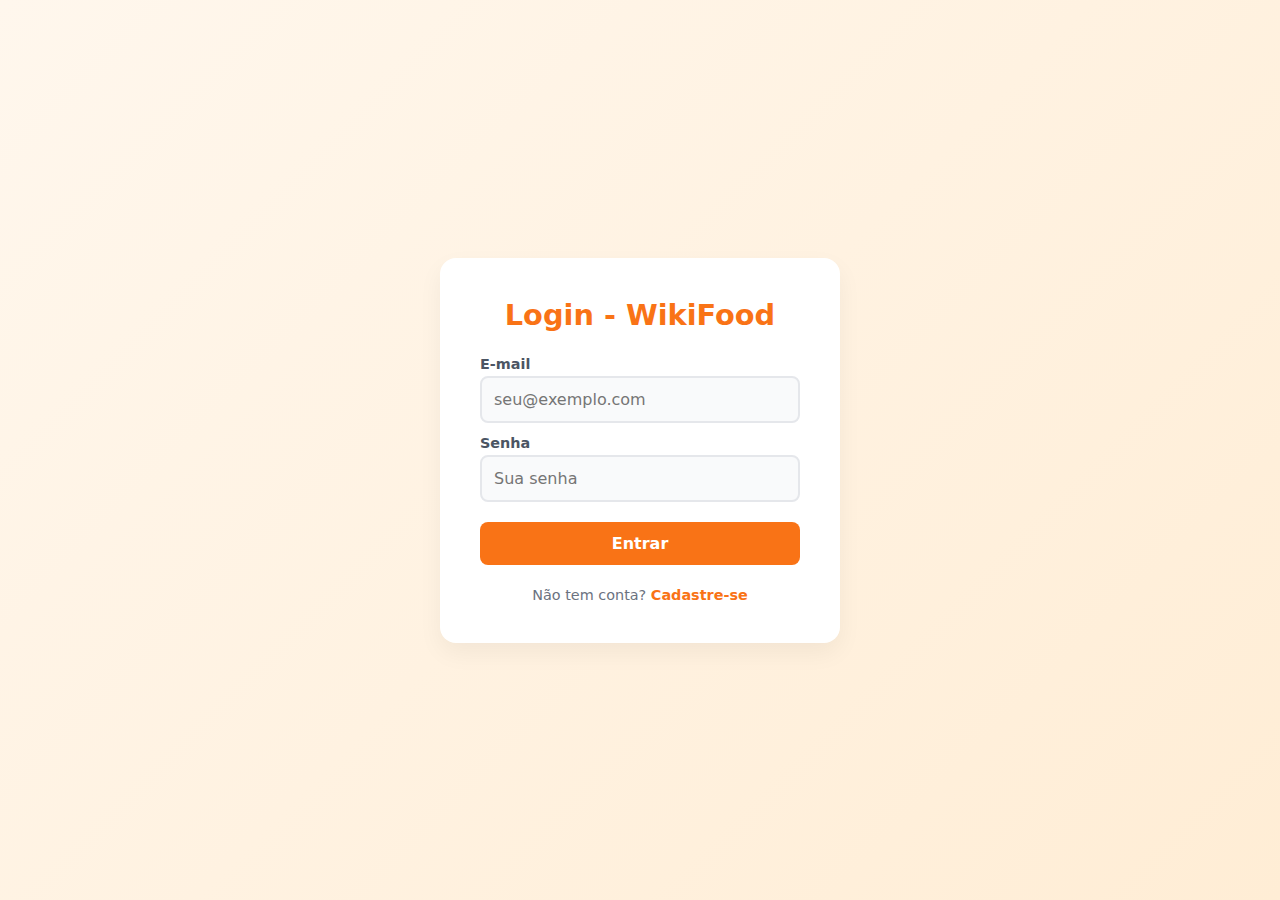
<file: index.html>
<!DOCTYPE html>
<html lang="pt-BR">
<head>
<meta charset="UTF-8">
<meta name="viewport" content="width=device-width, initial-scale=1.0">
<title>Feed - WikiFood</title>
<link rel="stylesheet" href="wikireserva.css"> 

<style>
  /* --- ESTILOS ESPECÍFICOS DO FEED --- */
  body {
    display: block; 
    padding: 0;
    background-color: #f8f9fa; /* Fundo levemente diferente pra destacar */
  }

  /* Cabeçalho */
  header {
    background: var(--primary-color);
    color: white;
    padding: 15px 20px;
    display: flex;
    justify-content: space-between; /* Espalha: Logo na esquerda, Botões na direita */
    align-items: center;
    box-shadow: 0 4px 6px rgba(0,0,0,0.1);
    position: sticky;
    top: 0;
    z-index: 100;
  }

  header h1 {
    font-size: 1.5rem;
    margin: 0;
  }

  /* Agrupador dos botões do topo */
  .header-buttons {
    display: flex;
    gap: 10px; /* Espaço entre os botões */
    align-items: center;
  }

  /* Botão Nova Receita (Branco) */
  #btn-new {
    background: white;
    color: var(--primary-color);
    border: none;
    padding: 8px 16px;
    border-radius: 20px;
    font-weight: bold;
    cursor: pointer;
    text-decoration: none;
    font-size: 0.9rem;
    transition: background 0.2s;
  }

  /* Botão de Empresas (Azul ou Roxo pra destacar) */
  #btn-companies {
    background: white;
    color: #4f46e5; /* Roxo/Azul moderno */
    border: 1px solid #4f46e5;
    padding: 8px 16px;
    border-radius: 20px;
    font-weight: bold;
    cursor: pointer;
    text-decoration: none;
    font-size: 0.9rem;
    transition: background 0.2s, color 0.2s;
  }
  #btn-companies:hover {
    background: #4f46e5;
    color: white;
  }
  #btn-new:hover {
    background: #f0f0f0;
  }

  /* Botão Sair (Vermelho/Laranja Escuro) */
  #btn-logout-feed {
    background: rgba(0,0,0,0.2); /* Fundo escuro translúcido */
    color: white;
    border: 1px solid rgba(255,255,255,0.4);
    padding: 8px 16px;
    border-radius: 20px;
    font-weight: 600;
    cursor: pointer;
    font-size: 0.9rem;
    transition: background 0.2s;
  }
  #btn-logout-feed:hover {
    background: #ef4444; /* Vermelho ao passar o mouse */
    border-color: #ef4444;
  }

  /* Grid de Receitas */
  .feed-container {
    max-width: 1200px;
    margin: 30px auto;
    padding: 0 20px;
    display: grid;
    grid-template-columns: repeat(auto-fill, minmax(300px, 1fr)); 
    gap: 25px;
  }

  /* Card da Receita */
  .recipe-card {
    background: white;
    border-radius: 12px;
    overflow: hidden;
    box-shadow: 0 4px 6px rgba(0,0,0,0.05);
    transition: transform 0.2s, box-shadow 0.2s;
    border: 1px solid var(--gray-light);
    display: flex;
    flex-direction: column;
  }

  .recipe-card:hover {
    transform: translateY(-5px);
    box-shadow: 0 10px 15px rgba(0,0,0,0.1);
  }

  .card-img {
    width: 100%;
    height: 200px;
    object-fit: cover;
    background-color: #eee;
  }

  .card-body {
    padding: 20px;
    display: flex;
    flex-direction: column;
    flex-grow: 1;
  }

  .card-title {
    color: var(--primary-color);
    font-size: 1.25rem;
    margin-bottom: 10px;
    font-weight: 700;
  }

  .card-info {
    font-size: 0.9rem;
    color: #4b5563;
    margin-bottom: 10px;
    line-height: 1.5;
    
    /* Limita texto grande */
    display: -webkit-box;
    -webkit-line-clamp: 3;
    -webkit-box-orient: vertical;
    overflow: hidden;
  }

  .card-footer {
    margin-top: auto;
    padding-top: 15px;
    border-top: 1px solid #eee;
    font-size: 0.8rem;
    color: #9ca3af;
  }

  /* Estado Vazio */
  .empty-state {
    grid-column: 1 / -1;
    text-align: center;
    padding: 50px;
    color: #6b7280;
  }
</style>
</head>
<body>

  <header>
    <h1>WikiFood 🍔</h1>
    
    <div class="header-buttons">
        <a href="empresas.html" id="btn-companies">🏢 Ver Empresas</a> <a href="wikireserva.html" id="btn-new">+ Nova Receita</a>
        <button id="btn-logout-feed">Sair</button>
    </div>
  </header>

  <div id="feed-container" class="feed-container">
    </div>

  <script>
    document.addEventListener('DOMContentLoaded', () => {
      // 1. Verificar se está logado (Segurança básica)
      const token = localStorage.getItem('authToken');
      if (!token) {
          alert('Você precisa fazer login!');
          window.location.href = 'wikireserva.html';
          return;
      }

      // 2. Lógica do Botão de Sair
      document.getElementById('btn-logout-feed').addEventListener('click', () => {
          // Remove o token (desloga)
          localStorage.removeItem('authToken');
          // Redireciona para a tela de login
          window.location.href = 'wikireserva.html';
      });

      // 3. Renderizar Receitas
      const container = document.getElementById('feed-container');
      const storedData = localStorage.getItem('wiki_recipes');
      const recipes = storedData ? JSON.parse(storedData) : [];

      if (recipes.length === 0) {
        container.innerHTML = `
          <div class="empty-state">
            <h2>Nenhuma receita encontrada 😢</h2>
            <p>Clique em "+ Nova Receita" para começar!</p>
          </div>
        `;
        return;
      }

      // Mostra as mais novas primeiro
      recipes.reverse().forEach(recipe => {
        const imgUrl = recipe.imageUrl || 'https://placehold.co/600x400/orange/white?text=WikiFood';
        const date = new Date(recipe.createdAt).toLocaleDateString('pt-BR');

        const cardHTML = `
          <div class="recipe-card">
            <img src="${imgUrl}" alt="${recipe.title}" class="card-img">
            <div class="card-body">
              <h3 class="card-title">${recipe.title}</h3>
              <p class="card-info"><strong>História:</strong> ${recipe.lore}</p>
              <p class="card-info" style="font-style: italic; color: #666;">${recipe.description}</p>
              
              <div class="card-footer">
                Cadastrado em: ${date}
              </div>
            </div>
          </div>
        `;
        container.innerHTML += cardHTML;
      });
    });
  </script>

</body>
</html>
</file>
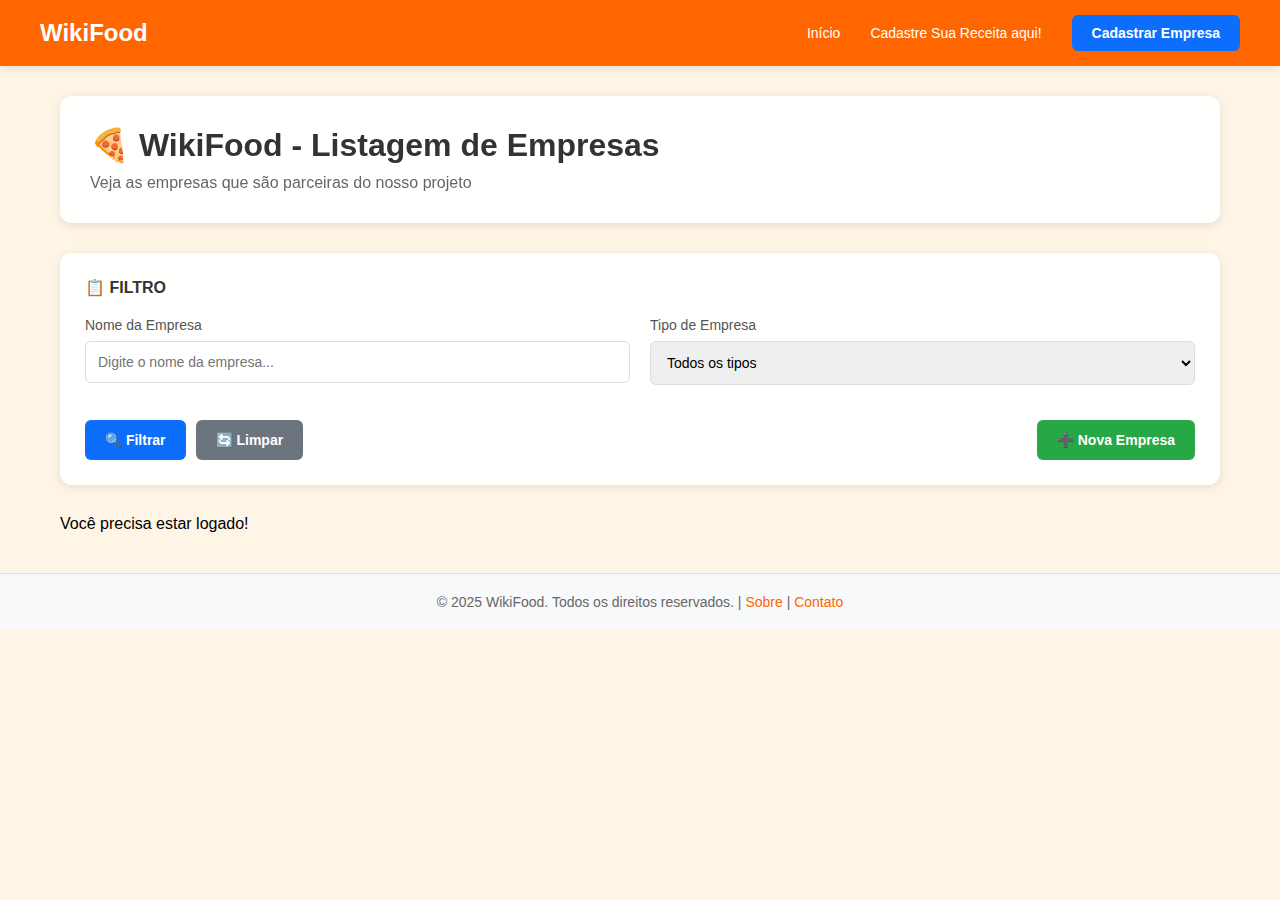
<file: empresa-detalhes.html>
<!DOCTYPE html>
<html lang="pt-BR">
<head>
    <meta charset="UTF-8">
    <meta name="viewport" content="width=device-width, initial-scale=1.0">
    <title>Detalhes da Empresa - WikiFood</title>
    <style>
        * {
            margin: 0;
            padding: 0;
            box-sizing: border-box;
        }

        body {
            background-color: #F8F5E9;
            font-family: 'Segoe UI', Tahoma, Geneva, Verdana, sans-serif;
            min-height: 100vh;
        }

        /* NAVBAR */
        .navbar {
            background-color: #ff6600;
            padding: 15px 40px;
            box-shadow: 0 2px 10px rgba(0,0,0,0.1);
            display: flex;
            justify-content: space-between;
            align-items: center;
            margin-bottom: 30px;
            position: sticky;
            top: 0;
            z-index: 1000;
        }

        .logo {
            font-size: 24px;
            font-weight: bold;
            color: white;
            text-decoration: none;
        }

        .navbar-nav {
            display: flex;
            align-items: center;
            gap: 30px;
        }

        .nav-link {
            color: white;
            text-decoration: none;
            font-size: 14px;
            font-weight: 500;
            transition: color 0.3s;
        }

        .nav-link:hover {
            color: #ffe0b2;
        }

        .btn-add-company {
            background-color: #0d6efd;
            color: white;
            padding: 10px 20px;
            border-radius: 6px;
            text-decoration: none;
            font-weight: 600;
            font-size: 14px;
            transition: background 0.3s;
            border: none;
            cursor: pointer;
        }

        .btn-add-company:hover {
            background-color: #0a58ca;
        }

        .container-main {
            max-width: 1200px;
            margin: 0 auto;
            padding: 0 20px;
        }

        .company-header {
            background: rgba(255, 255, 255, 0.95);
            border-radius: 16px;
            padding: 30px;
            margin-bottom: 30px;
            box-shadow: 0 4px 15px rgba(0, 0, 0, 0.1);
            position: relative;
        }

        .company-header h1 {
            color: #333;
            font-size: 28px;
            margin-bottom: 15px;
        }

        .company-header p {
            color: #666;
            margin-bottom: 12px;
            font-size: 14px;
        }

        .company-header strong {
            color: #333;
            font-weight: 600;
        }

        .actions {
            display: flex;
            gap: 10px;
            margin-top: 20px;
            flex-wrap: wrap;
        }

        .actions button {
            padding: 12px 20px;
            border: none;
            border-radius: 6px;
            cursor: pointer;
            font-weight: 600;
            font-size: 14px;
            transition: all 0.3s;
        }

        .btn-warning {
            background-color: #ffc107;
            color: #333;
        }

        .btn-warning:hover {
            background-color: #e0a800;
        }

        .btn-danger {
            background-color: #dc3545;
            color: white;
        }

        .btn-danger:hover {
            background-color: #c82333;
        }

        .btn-secondary {
            background-color: #6c757d;
            color: white;
        }

        .btn-secondary:hover {
            background-color: #5a6268;
        }

        .menu-section {
            background: rgba(255, 255, 255, 0.95);
            border-radius: 16px;
            padding: 30px;
            box-shadow: 0 4px 15px rgba(0, 0, 0, 0.1);
        }

        .menu-section h2 {
            color: #5C8D5C;
            font-size: 22px;
            margin-bottom: 25px;
            display: flex;
            align-items: center;
            gap: 10px;
        }

        #cardapioContainer {
            display: grid;
            grid-template-columns: repeat(auto-fill, minmax(280px, 1fr));
            gap: 20px;
            margin-bottom: 30px;
        }

        .cardapio-item {
            background: white;
            border: 1px solid rgba(92, 141, 92, 0.2);
            border-radius: 12px;
            padding: 15px;
            transition: all 0.3s;
        }

        .cardapio-item:hover {
            transform: translateY(-3px);
            box-shadow: 0 5px 15px rgba(92, 141, 92, 0.1);
        }

        .cardapio-item h4 {
            color: #333;
            margin-bottom: 8px;
            font-size: 16px;
        }

        .cardapio-item p {
            color: #666;
            font-size: 13px;
            margin-bottom: 8px;
            line-height: 1.4;
        }

        .cardapio-item button {
            background-color: #dc3545;
            color: white;
            border: none;
            padding: 8px 15px;
            border-radius: 6px;
            cursor: pointer;
            font-size: 12px;
            font-weight: 600;
            transition: background 0.3s;
            width: 100%;
        }

        .cardapio-item button:hover {
            background-color: #c82333;
        }

        .empty-cardapio {
            text-align: center;
            padding: 40px 20px;
            color: #5C8D5C;
            grid-column: 1/-1;
        }

        .add-item-section {
            background: rgba(92, 141, 92, 0.1);
            border-radius: 12px;
            padding: 20px;
            border-left: 4px solid #5C8D5C;
            margin-bottom: 20px;
        }

        .add-item-section h3 {
            color: #5C8D5C;
            margin-bottom: 15px;
            font-size: 16px;
        }

        .add-item-section .form-row {
            display: grid;
            grid-template-columns: 1fr 1fr;
            gap: 15px;
            margin-bottom: 15px;
        }

        .add-item-section .form-group {
            display: flex;
            flex-direction: column;
        }

        .add-item-section label {
            color: #5C8D5C;
            font-weight: 600;
            margin-bottom: 6px;
            font-size: 14px;
        }

        .add-item-section input,
        .add-item-section textarea {
            padding: 10px;
            border: 1px solid #5C8D5C;
            border-radius: 6px;
            font-family: inherit;
            font-size: 14px;
            transition: all 0.3s;
        }

        .add-item-section input:focus,
        .add-item-section textarea:focus {
            outline: none;
            border-color: #5C8D5C;
            box-shadow: 0 0 8px rgba(92, 141, 92, 0.3);
        }

        .add-item-section textarea {
            grid-column: 1/-1;
            resize: vertical;
            min-height: 80px;
        }

        .add-item-section button {
            background-color: #5C8D5C;
            color: white;
            border: none;
            padding: 12px;
            border-radius: 6px;
            cursor: pointer;
            font-weight: 600;
            width: 100%;
            transition: background 0.3s;
            grid-column: 1/-1;
        }

        .add-item-section button:hover {
            background-color: #4a7543;
        }

        .footer {
            background-color: #f8f9fa;
            color: #666;
            text-align: center;
            padding: 20px;
            margin-top: 40px;
            border-top: 1px solid #ddd;
            font-size: 14px;
        }

        @media (max-width: 768px) {
            .navbar {
                flex-direction: column;
                gap: 15px;
                padding: 15px 20px;
            }

            .navbar-nav {
                flex-direction: column;
                width: 100%;
                gap: 10px;
            }

            .nav-link,
            .btn-add-company {
                display: block;
                width: 100%;
                text-align: center;
            }

            .actions {
                flex-direction: column;
            }

            .actions button {
                width: 100%;
            }

            #cardapioContainer {
                grid-template-columns: 1fr;
            }

            .add-item-section .form-row {
                grid-template-columns: 1fr;
            }
        }
    </style>
</head>
<body>
    <!-- NAVBAR -->
    <nav class="navbar">
        <a href="#" class="logo">WikiFood</a>
        <div class="navbar-nav">
            <a href="empresas-listagem.html" class="nav-link">Início</a>
            <a href="#" class="nav-link">Cadastre Sua Receita aqui!</a>
            <a href="empresas-listagem.html" class="btn-add-company">← Voltar</a>
        </div>
    </nav>

    <div class="container-main">
        <!-- Detalhes da Empresa -->
        <div id="companyHeader" class="company-header">
            <div style="text-align: center; padding: 40px;">
                <p>Carregando informações da empresa...</p>
            </div>
        </div>

        <!-- Menu Section -->
        <div class="menu-section">
            <h2>🍽️ Cardápio</h2>

            <div class="add-item-section">
                <h3>➕ Adicionar Item ao Cardápio</h3>
                <form id="cardapioForm">
                    <div class="form-row">
                        <div class="form-group">
                            <label for="nomeItem">Nome do Item</label>
                            <input 
                                type="text" 
                                id="nomeItem" 
                                placeholder="Ex: Pizza Margherita"
                                required
                            >
                        </div>
                        <div class="form-group">
                            <label for="precoItem">Preço (R$)</label>
                            <input 
                                type="number" 
                                id="precoItem" 
                                placeholder="Ex: 35.90"
                                step="0.01"
                                min="0"
                                required
                            >
                        </div>
                    </div>

                    <div class="form-group">
                        <label for="descricaoItem">Descrição</label>
                        <textarea 
                            id="descricaoItem" 
                            placeholder="Descreva o item..."
                            required
                        ></textarea>
                    </div>

                    <button type="submit">✅ Adicionar Item</button>
                </form>
            </div>

            <div id="cardapioContainer">
                <div class="empty-cardapio">
                    <p>Carregando cardápio...</p>
                </div>
            </div>
        </div>
    </div>

    <!-- Footer -->
    <footer class="footer">
        <p>&copy; 2025 WikiFood. Todos os direitos reservados.</p>
    </footer>

    <script src="utils.js"></script>
    <script src="empresa-detalhes.js"></script>
</body>
</html>
</file>
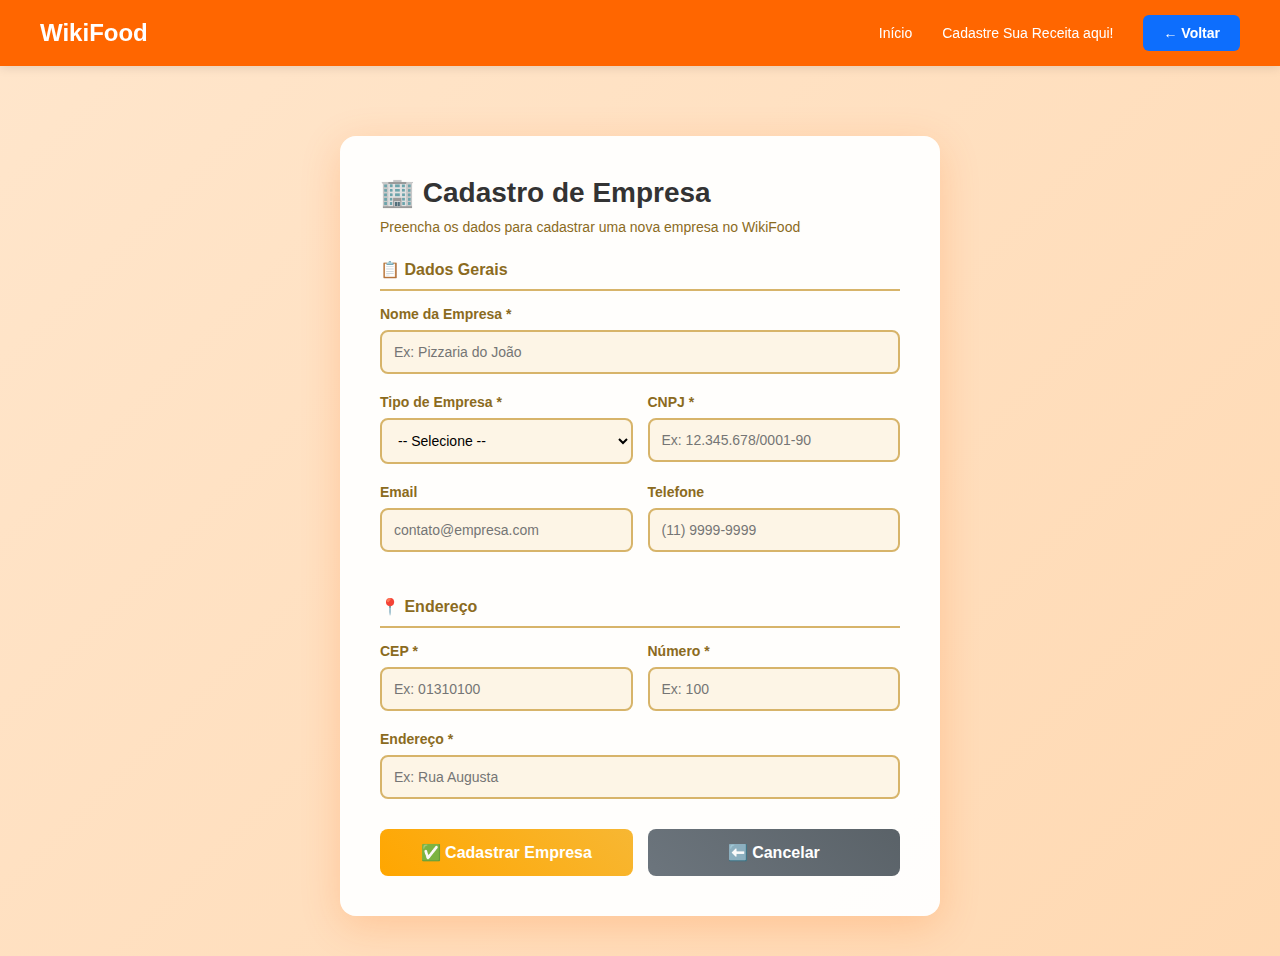
<file: empresas-cadastro.html>
<!DOCTYPE html>
<html lang="pt-BR">
<head>
    <meta charset="UTF-8">
    <meta name="viewport" content="width=device-width, initial-scale=1.0">
    <title>Cadastro de Empresa - WikiFood</title>
    <style>
        * {
            margin: 0;
            padding: 0;
            box-sizing: border-box;
        }

        body {
            background: linear-gradient(135deg, #ffe6cc 0%, #ffcc99 50%, #ffd9a6 100%);
            background-size: 400% 400%;
            animation: gradientAnimation 15s ease infinite;
            min-height: 100vh;
            font-family: 'Segoe UI', Tahoma, Geneva, Verdana, sans-serif;
        }

        @keyframes gradientAnimation {
            0% { background-position: 0% 50%; }
            50% { background-position: 100% 50%; }
            100% { background-position: 0% 50%; }
        }

        /* NAVBAR */
        .navbar {
            background-color: #ff6600;
            padding: 15px 40px;
            box-shadow: 0 2px 10px rgba(0,0,0,0.1);
            display: flex;
            justify-content: space-between;
            align-items: center;
            margin-bottom: 30px;
            position: sticky;
            top: 0;
            z-index: 1000;
        }

        .logo {
            font-size: 24px;
            font-weight: bold;
            color: white;
            text-decoration: none;
        }

        .navbar-nav {
            display: flex;
            align-items: center;
            gap: 30px;
        }

        .nav-link {
            color: white;
            text-decoration: none;
            font-size: 14px;
            font-weight: 500;
            transition: color 0.3s;
        }

        .nav-link:hover {
            color: #ffe0b2;
        }

        .btn-add-company {
            background-color: #0d6efd;
            color: white;
            padding: 10px 20px;
            border-radius: 6px;
            text-decoration: none;
            font-weight: 600;
            font-size: 14px;
            transition: background 0.3s;
            border: none;
            cursor: pointer;
        }

        .btn-add-company:hover {
            background-color: #0a58ca;
        }

        .form-container-wrapper {
            display: flex;
            justify-content: center;
            align-items: center;
            padding: 40px 20px;
            min-height: calc(100vh - 120px);
        }

        .form-container {
            background: rgba(255, 255, 255, 0.95);
            padding: 40px;
            border-radius: 16px;
            box-shadow: 0 10px 40px rgba(255, 102, 0, 0.2);
            width: 100%;
            max-width: 600px;
        }

        .form-container h2 {
            color: #333;
            margin-bottom: 10px;
            font-size: 28px;
        }

        .form-container > p {
            color: #8b6b1e;
            margin-bottom: 25px;
            font-size: 14px;
        }

        .form-group {
            margin-bottom: 20px;
        }

        .form-group label {
            display: block;
            color: #8b6b1e;
            font-weight: 600;
            margin-bottom: 8px;
            font-size: 14px;
        }

        .form-group input,
        .form-group select,
        .form-group textarea {
            width: 100%;
            padding: 12px;
            border: 2px solid #d7b46a;
            border-radius: 8px;
            background: #fdf5e6;
            font-family: inherit;
            font-size: 14px;
            transition: all 0.3s;
        }

        .form-group input:focus,
        .form-group select:focus,
        .form-group textarea:focus {
            border-color: #ffa600;
            outline: none;
            box-shadow: 0 0 10px rgba(255, 166, 0, 0.4);
        }

        .form-section-title {
            color: #8b6b1e;
            font-weight: 600;
            margin: 25px 0 15px 0;
            font-size: 16px;
            padding-bottom: 10px;
            border-bottom: 2px solid #d7b46a;
        }

        .form-row {
            display: grid;
            grid-template-columns: 1fr 1fr;
            gap: 15px;
        }

        .form-buttons {
            display: grid;
            grid-template-columns: 1fr 1fr;
            gap: 15px;
            margin-top: 30px;
        }

        button {
            padding: 14px;
            border: none;
            border-radius: 8px;
            font-weight: 600;
            cursor: pointer;
            font-size: 16px;
            transition: all 0.3s;
        }

        .btn-submit {
            background: linear-gradient(45deg, #ffa600, #f7b733);
            color: white;
            grid-column: 1;
        }

        .btn-submit:hover {
            background: linear-gradient(45deg, #f7b733, #ffa600);
            box-shadow: 0 8px 18px rgba(255, 167, 0, 0.3);
        }

        .btn-cancel {
            background: linear-gradient(45deg, #6c757d, #5a6268);
            color: white;
            grid-column: 2;
        }

        .btn-cancel:hover {
            background: linear-gradient(45deg, #5a6268, #6c757d);
        }

        .alert {
            padding: 15px;
            border-radius: 8px;
            margin-bottom: 20px;
            display: none;
        }

        .alert-success {
            background-color: #d4edda;
            color: #155724;
            border: 1px solid #c3e6cb;
        }

        .alert-danger {
            background-color: #f8d7da;
            color: #721c24;
            border: 1px solid #f5c6cb;
        }

        @media (max-width: 768px) {
            .navbar {
                flex-direction: column;
                gap: 15px;
                padding: 15px 20px;
            }

            .navbar-nav {
                flex-direction: column;
                width: 100%;
                gap: 10px;
            }

            .nav-link,
            .btn-add-company {
                display: block;
                width: 100%;
                text-align: center;
            }

            .form-container {
                padding: 25px;
            }

            .form-row {
                grid-template-columns: 1fr;
            }

            .form-buttons {
                grid-template-columns: 1fr;
            }

            .btn-submit,
            .btn-cancel {
                grid-column: 1;
            }
        }
    </style>
</head>
<body>
    <!-- NAVBAR -->
    <nav class="navbar">
        <a href="#" class="logo">WikiFood</a>
        <div class="navbar-nav">
            <a href="empresas-listagem.html" class="nav-link">Início</a>
            <a href="#" class="nav-link">Cadastre Sua Receita aqui!</a>
            <a href="empresas-listagem.html" class="btn-add-company">← Voltar</a>
        </div>
    </nav>

    <div class="form-container-wrapper">
        <div class="form-container">
            <h2>🏢 Cadastro de Empresa</h2>
            <p>Preencha os dados para cadastrar uma nova empresa no WikiFood</p>

            <div id="msgCadastro" class="alert"></div>

            <form id="formCadastro">
                <div class="form-section-title">📋 Dados Gerais</div>

                <div class="form-group">
                    <label for="nomeEmpresa">Nome da Empresa *</label>
                    <input type="text" id="nomeEmpresa" placeholder="Ex: Pizzaria do João" required>
                </div>

                <div class="form-row">
                    <div class="form-group">
                        <label for="tipoEmpresa">Tipo de Empresa *</label>
                        <select id="tipoEmpresa" required>
                            <option value="">-- Selecione --</option>
                            <option value="Bar">Bar</option>
                            <option value="Restaurante">Restaurante</option>
                            <option value="Pizzaria">Pizzaria</option>
                            <option value="Cafeteria">Cafeteria</option>
                            <option value="Lanchonete">Lanchonete</option>
                            <option value="Churrascaria">Churrascaria</option>
                            <option value="Sushi Bar">Sushi Bar</option>
                            <option value="Fast Food">Fast Food</option>
                            <option value="Padaria">Padaria</option>
                            <option value="Sorveteria">Sorveteria</option>
                            <option value="Doceria">Doceria</option>
                            <option value="Supermercado">Supermercado</option>
                            <option value="Outro">Outro</option>
                        </select>
                    </div>
                    <div class="form-group">
                        <label for="cnpj">CNPJ *</label>
                        <input type="text" id="cnpj" placeholder="Ex: 12.345.678/0001-90" required>
                    </div>
                </div>

                <div class="form-row">
                    <div class="form-group">
                        <label for="email">Email</label>
                        <input type="email" id="email" placeholder="contato@empresa.com">
                    </div>
                    <div class="form-group">
                        <label for="telefone">Telefone</label>
                        <input type="tel" id="telefone" placeholder="(11) 9999-9999">
                    </div>
                </div>

                <div class="form-section-title">📍 Endereço</div>

                <div class="form-row">
                    <div class="form-group">
                        <label for="cep">CEP *</label>
                        <input type="text" id="cep" placeholder="Ex: 01310100" required>
                    </div>
                    <div class="form-group">
                        <label for="numero">Número *</label>
                        <input type="text" id="numero" placeholder="Ex: 100" required>
                    </div>
                </div>

                <div class="form-group">
                    <label for="endereco">Endereço *</label>
                    <input type="text" id="endereco" placeholder="Ex: Rua Augusta" required>
                </div>

                <div class="form-buttons">
                    <button type="submit" class="btn-submit">✅ Cadastrar Empresa</button>
                    <button type="button" class="btn-cancel" onclick="window.location.href='empresas-listagem.html'">⬅️ Cancelar</button>
                </div>
            </form>
        </div>
    </div>

    <script src="utils.js"></script>
    <script src="empresas-cadastro.js"></script>
</body>
</html>
</file>
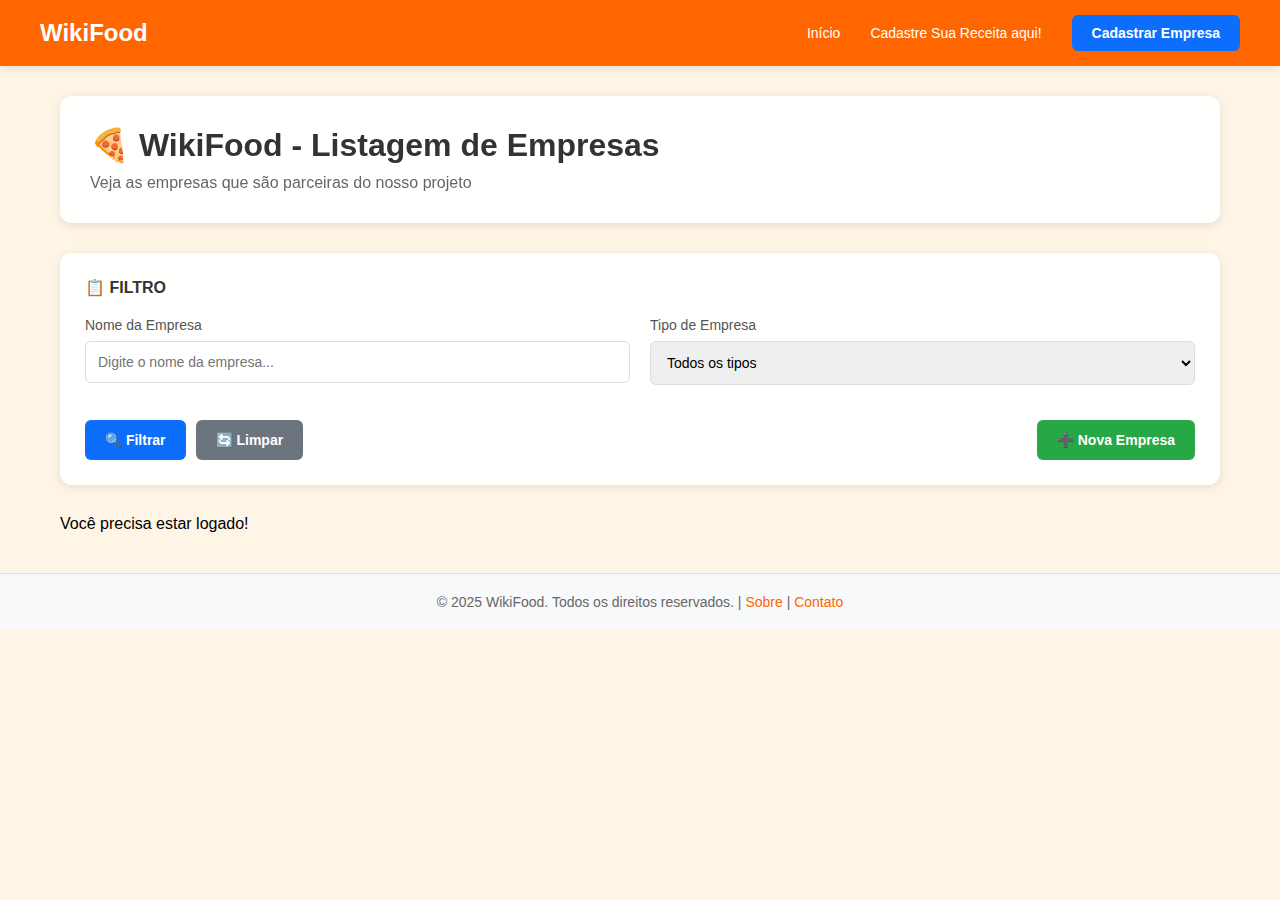
<file: empresas-listagem.html>
<!DOCTYPE html>
<html lang="pt-BR">
<head>
    <meta charset="UTF-8">
    <meta name="viewport" content="width=device-width, initial-scale=1.0">
    <title>Listagem de Empresas - WikiFood</title>
    <link rel="stylesheet" href="empresas-listagem.css">
    <style>
        * {
            margin: 0;
            padding: 0;
            box-sizing: border-box;
        }

        body {
            background-color: #fff5e6;
            font-family: 'Segoe UI', Tahoma, Geneva, Verdana, sans-serif;
        }

        /* NAVBAR FIXA NO TOPO */
        .navbar {
            background-color: #ff6600;
            padding: 15px 40px;
            box-shadow: 0 2px 10px rgba(0,0,0,0.1);
            display: flex;
            justify-content: space-between;
            align-items: center;
            margin-bottom: 30px;
            position: sticky;
            top: 0;
            z-index: 1000;
        }

        .logo {
            font-size: 24px;
            font-weight: bold;
            color: white;
            text-decoration: none;
        }

        .navbar-nav {
            display: flex;
            align-items: center;
            gap: 30px;
        }

        .nav-link {
            color: white;
            text-decoration: none;
            font-size: 14px;
            font-weight: 500;
            transition: color 0.3s;
        }

        .nav-link:hover {
            color: #ffe0b2;
        }

        .btn-add-company {
            background-color: #0d6efd;
            color: white;
            padding: 10px 20px;
            border-radius: 6px;
            text-decoration: none;
            font-weight: 600;
            font-size: 14px;
            transition: background 0.3s;
            border: none;
            cursor: pointer;
        }

        .btn-add-company:hover {
            background-color: #0a58ca;
        }

        .container-main {
            max-width: 1200px;
            margin: 0 auto;
            padding: 0 20px;
        }

        .header {
            background: rgba(255, 255, 255, 0.95);
            padding: 30px;
            border-radius: 12px;
            margin-bottom: 30px;
            box-shadow: 0 2px 10px rgba(0,0,0,0.1);
        }

        .header h1 {
            font-size: 32px;
            color: #333;
            margin-bottom: 10px;
        }

        .header p {
            color: #666;
            font-size: 16px;
        }

        .filter-section {
            background: rgba(255, 255, 255, 0.95);
            padding: 25px;
            border-radius: 12px;
            margin-bottom: 30px;
            box-shadow: 0 2px 10px rgba(0,0,0,0.1);
        }

        .filter-section h3 {
            color: #333;
            margin-bottom: 20px;
            font-size: 16px;
        }

        .filter-section label {
            display: block;
            margin-bottom: 8px;
            color: #555;
            font-weight: 500;
            font-size: 14px;
        }

        .filter-section input,
        .filter-section select {
            width: 100%;
            padding: 12px;
            margin-bottom: 15px;
            border: 1px solid #ddd;
            border-radius: 6px;
            font-size: 14px;
            font-family: inherit;
        }

        .filter-section input:focus,
        .filter-section select:focus {
            outline: none;
            border-color: #ff6600;
            box-shadow: 0 0 5px rgba(255, 102, 0, 0.3);
        }

        .filter-buttons {
            display: flex;
            gap: 10px;
            margin-top: 20px;
        }

        .filter-buttons button {
            padding: 12px 20px;
            border: none;
            border-radius: 6px;
            font-weight: 600;
            cursor: pointer;
            font-size: 14px;
            transition: all 0.3s;
        }

        .btn-filtrar {
            background-color: #0d6efd;
            color: white;
        }

        .btn-filtrar:hover {
            background-color: #0a58ca;
        }

        .btn-limpar {
            background-color: #6c757d;
            color: white;
        }

        .btn-limpar:hover {
            background-color: #5a6268;
        }

        .btn-nova {
            background-color: #28a745;
            color: white;
            margin-left: auto;
        }

        .btn-nova:hover {
            background-color: #218838;
        }

        #listaEmpresas {
            display: grid;
            grid-template-columns: repeat(auto-fill, minmax(300px, 1fr));
            gap: 20px;
            margin-bottom: 30px;
        }

        .company-card {
            background: white;
            border-radius: 12px;
            padding: 20px;
            box-shadow: 0 2px 10px rgba(0,0,0,0.1);
            transition: all 0.3s;
        }

        .company-card:hover {
            transform: translateY(-5px);
            box-shadow: 0 5px 20px rgba(0,0,0,0.15);
        }

        .company-card h3 {
            color: #333;
            margin-bottom: 15px;
            font-size: 18px;
        }

        .company-card p {
            color: #666;
            margin-bottom: 10px;
            font-size: 14px;
        }

        .company-card .actions {
            display: flex;
            gap: 10px;
            margin-top: 15px;
            flex-wrap: wrap;
        }

        .company-card button {
            flex: 1;
            min-width: 80px;
            padding: 10px;
            border: none;
            border-radius: 6px;
            cursor: pointer;
            font-weight: 600;
            font-size: 13px;
            transition: all 0.3s;
        }

        .btn-primary {
            background-color: #0d6efd;
            color: white;
        }

        .btn-primary:hover {
            background-color: #0a58ca;
        }

        .btn-warning {
            background-color: #ffc107;
            color: #333;
        }

        .btn-warning:hover {
            background-color: #e0a800;
        }

        .btn-danger {
            background-color: #dc3545;
            color: white;
        }

        .btn-danger:hover {
            background-color: #c82333;
        }

        .empty-state {
            text-align: center;
            padding: 50px 20px;
            color: #999;
        }

        .footer {
            background-color: #f8f9fa;
            color: #666;
            text-align: center;
            padding: 20px;
            margin-top: 40px;
            border-top: 1px solid #ddd;
            font-size: 14px;
        }

        .voltar-topo {
            position: fixed;
            bottom: 20px;
            right: 20px;
            background-color: #ff6600;
            color: white;
            border: none;
            padding: 12px 18px;
            border-radius: 6px;
            cursor: pointer;
            font-weight: 600;
            box-shadow: 0 2px 10px rgba(0,0,0,0.2);
            transition: all 0.3s;
            display: none;
        }

        .voltar-topo:hover {
            background-color: #e55a00;
        }

        .voltar-topo.show {
            display: block;
        }

        @media (max-width: 768px) {
            .navbar {
                flex-direction: column;
                gap: 15px;
                padding: 15px 20px;
            }

            .navbar-nav {
                flex-direction: column;
                width: 100%;
                gap: 10px;
            }

            .nav-link,
            .btn-add-company {
                display: block;
                width: 100%;
                text-align: center;
            }

            .filter-section {
                display: flex;
                flex-direction: column;
            }

            .filter-section input,
            .filter-section select {
                width: 100%;
            }

            #listaEmpresas {
                grid-template-columns: 1fr;
            }
        }
    </style>
</head>
<body>
    <!-- NAVBAR -->
    <nav class="navbar">
        <a href="#" class="logo">WikiFood</a>
        <div class="navbar-nav">
            <a href="#" class="nav-link">Início</a>
            <a href="#" class="nav-link">Cadastre Sua Receita aqui!</a>
            <a href="empresas-cadastro.html" class="btn-add-company">Cadastrar Empresa</a>
        </div>
    </nav>

    <div class="container-main">
        <!-- Header -->
        <div class="header">
            <h1>🍕 WikiFood - Listagem de Empresas</h1>
            <p>Veja as empresas que são parceiras do nosso projeto</p>
        </div>

        <!-- Filtros -->
        <div class="filter-section">
            <h3>📋 FILTRO</h3>
            <div style="display: grid; grid-template-columns: 1fr 1fr; gap: 20px;">
                <div>
                    <label for="filtroNome">Nome da Empresa</label>
                    <input 
                        type="text" 
                        id="filtroNome" 
                        placeholder="Digite o nome da empresa..."
                        onkeyup="filtrarEmpresas()"
                    >
                </div>
                <div>
                    <label for="filtroTipo">Tipo de Empresa</label>
                    <select id="filtroTipo" onchange="filtrarEmpresas()">
                        <option value="">Todos os tipos</option>
                        <option value="Bar">Bar</option>
                        <option value="Restaurante">Restaurante</option>
                        <option value="Pizzaria">Pizzaria</option>
                        <option value="Cafeteria">Cafeteria</option>
                        <option value="Lanchonete">Lanchonete</option>
                        <option value="Churrascaria">Churrascaria</option>
                        <option value="Sushi Bar">Sushi Bar</option>
                        <option value="Fast Food">Fast Food</option>
                        <option value="Padaria">Padaria</option>
                        <option value="Sorveteria">Sorveteria</option>
                        <option value="Doceria">Doceria</option>
                        <option value="Supermercado">Supermercado</option>
                        <option value="Outro">Outro</option>
                    </select>
                </div>
            </div>
            <div class="filter-buttons">
                <button class="btn-filtrar" onclick="filtrarEmpresas()">🔍 Filtrar</button>
                <button class="btn-limpar" onclick="limparFiltros()">🔄 Limpar</button>
                <button class="btn-nova" onclick="location.href='empresas-cadastro.html'">➕ Nova Empresa</button>
            </div>
        </div>

        <!-- Lista de Empresas -->
        <div id="listaEmpresas">
            <div style="grid-column: 1/-1; text-align: center; padding: 50px;">
                <p>Carregando empresas...</p>
            </div>
        </div>
    </div>

    <!-- Botão Voltar ao Topo -->
    <button class="voltar-topo" onclick="window.scrollTo({top: 0, behavior: 'smooth'});">⬆️ Topo</button>

    <!-- Footer -->
    <footer class="footer">
        <p>&copy; 2025 WikiFood. Todos os direitos reservados. | <a href="#" style="color: #ff6600; text-decoration: none;">Sobre</a> | <a href="#" style="color: #ff6600; text-decoration: none;">Contato</a></p>
    </footer>

    <script src="utils.js"></script>
    <script src="empresas-listagem.js"></script>
    <script>
        // Mostrar botão voltar ao topo
        window.addEventListener('scroll', () => {
            const btn = document.querySelector('.voltar-topo');
            if (window.scrollY > 300) {
                btn.classList.add('show');
            } else {
                btn.classList.remove('show');
            }
        });
    </script>
</body>
</html>
</file>
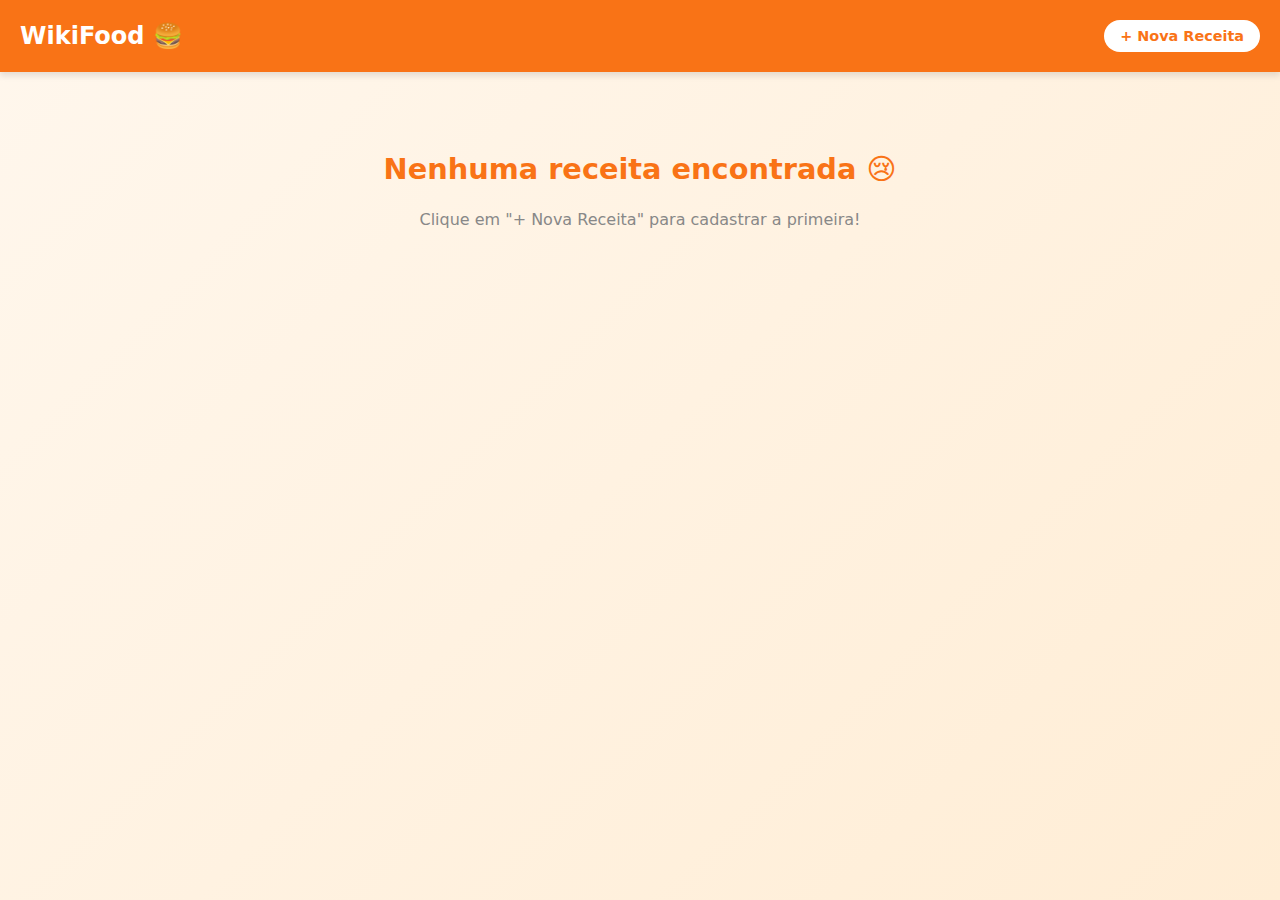
<file: feed.html>
<!DOCTYPE html>
<html lang="pt-BR">
<head>
<meta charset="UTF-8">
<meta name="viewport" content="width=device-width, initial-scale=1.0">
<title>Feed - WikiFood</title>
<link rel="stylesheet" href="wikireserva.css"> 

<style>
  /* Estilos Específicos do Feed */
  body {
    display: block; /* Sobrescreve o flex center do login */
    padding: 0;
  }

  /* Cabeçalho */
  header {
    background: var(--primary-color);
    color: white;
    padding: 20px;
    display: flex;
    justify-content: space-between;
    align-items: center;
    box-shadow: 0 4px 6px rgba(0,0,0,0.1);
    position: sticky;
    top: 0;
    z-index: 100;
  }

  header h1 {
    font-size: 1.5rem;
    margin: 0;
  }

  #btn-new {
    background: white;
    color: var(--primary-color);
    border: none;
    padding: 8px 16px;
    border-radius: 20px;
    font-weight: bold;
    cursor: pointer;
    text-decoration: none;
    font-size: 0.9rem;
  }

  #btn-new:hover {
    background: #f0f0f0;
  }

  /* Grid de Receitas */
  .feed-container {
    max-width: 1200px;
    margin: 30px auto;
    padding: 0 20px;
    display: grid;
    /* Cria colunas responsivas automaticamente */
    grid-template-columns: repeat(auto-fill, minmax(300px, 1fr)); 
    gap: 25px;
  }

  /* Card da Receita */
  .recipe-card {
    background: white;
    border-radius: 12px;
    overflow: hidden;
    box-shadow: 0 4px 6px rgba(0,0,0,0.05);
    transition: transform 0.2s, box-shadow 0.2s;
    border: 1px solid var(--gray-light);
    display: flex;
    flex-direction: column;
  }

  .recipe-card:hover {
    transform: translateY(-5px);
    box-shadow: 0 10px 15px rgba(0,0,0,0.1);
  }

  .card-img {
    width: 100%;
    height: 200px;
    object-fit: cover; /* Faz a imagem preencher sem esticar */
    background-color: #eee;
  }

  .card-body {
    padding: 20px;
    display: flex;
    flex-direction: column;
    flex-grow: 1;
  }

  .card-title {
    color: var(--primary-color);
    font-size: 1.25rem;
    margin-bottom: 10px;
    font-weight: 700;
  }

  .card-info {
    font-size: 0.9rem;
    color: #666;
    margin-bottom: 15px;
    line-height: 1.5;
    
    /* Limita o texto a 3 linhas */
    display: -webkit-box;
    -webkit-line-clamp: 3;
    -webkit-box-orient: vertical;
    overflow: hidden;
  }

  .card-footer {
    margin-top: auto;
    padding-top: 15px;
    border-top: 1px solid #eee;
    font-size: 0.8rem;
    color: #999;
    display: flex;
    justify-content: space-between;
  }

  /* Estado Vazio */
  .empty-state {
    grid-column: 1 / -1;
    text-align: center;
    padding: 50px;
    color: #888;
  }
</style>
</head>
<body>

  <header>
    <h1>WikiFood 🍔</h1>
    <a href="wikireserva.html" id="btn-new">+ Nova Receita</a>
  </header>

  <div id="feed-container" class="feed-container">
    </div>

  <script>
    document.addEventListener('DOMContentLoaded', () => {
      const container = document.getElementById('feed-container');
      
      // 1. Pega os dados do LocalStorage
      const storedData = localStorage.getItem('wiki_recipes');
      const recipes = storedData ? JSON.parse(storedData) : [];

      // 2. Verifica se tem receitas
      if (recipes.length === 0) {
        container.innerHTML = `
          <div class="empty-state">
            <h2>Nenhuma receita encontrada 😢</h2>
            <p>Clique em "+ Nova Receita" para cadastrar a primeira!</p>
          </div>
        `;
        return;
      }

      // 3. Renderiza cada receita
      // Vamos inverter a ordem para mostrar as mais novas primeiro (.reverse)
      recipes.reverse().forEach(recipe => {
        // Se a imagem falhar ou não existir, usa um placeholder colorido
        const imgUrl = recipe.imageUrl || 'https://placehold.co/600x400/orange/white?text=Sem+Foto';
        
        // Formata a data bonitinha
        const date = new Date(recipe.createdAt).toLocaleDateString('pt-BR');

        const cardHTML = `
          <div class="recipe-card">
            <img src="${imgUrl}" alt="${recipe.title}" class="card-img" onerror="this.src='https://placehold.co/600x400?text=Erro+Imagem'">
            <div class="card-body">
              <h3 class="card-title">${recipe.title}</h3>
              <p class="card-info"><strong>História:</strong> ${recipe.lore}</p>
              <p class="card-info" style="font-style: italic;">${recipe.description}</p>
              
              <div class="card-footer">
                <span>Criado em: ${date}</span>
              </div>
            </div>
          </div>
        `;
        
        // Adiciona o HTML ao container
        container.innerHTML += cardHTML;
      });
    });
  </script>

</body>
</html>
</file>
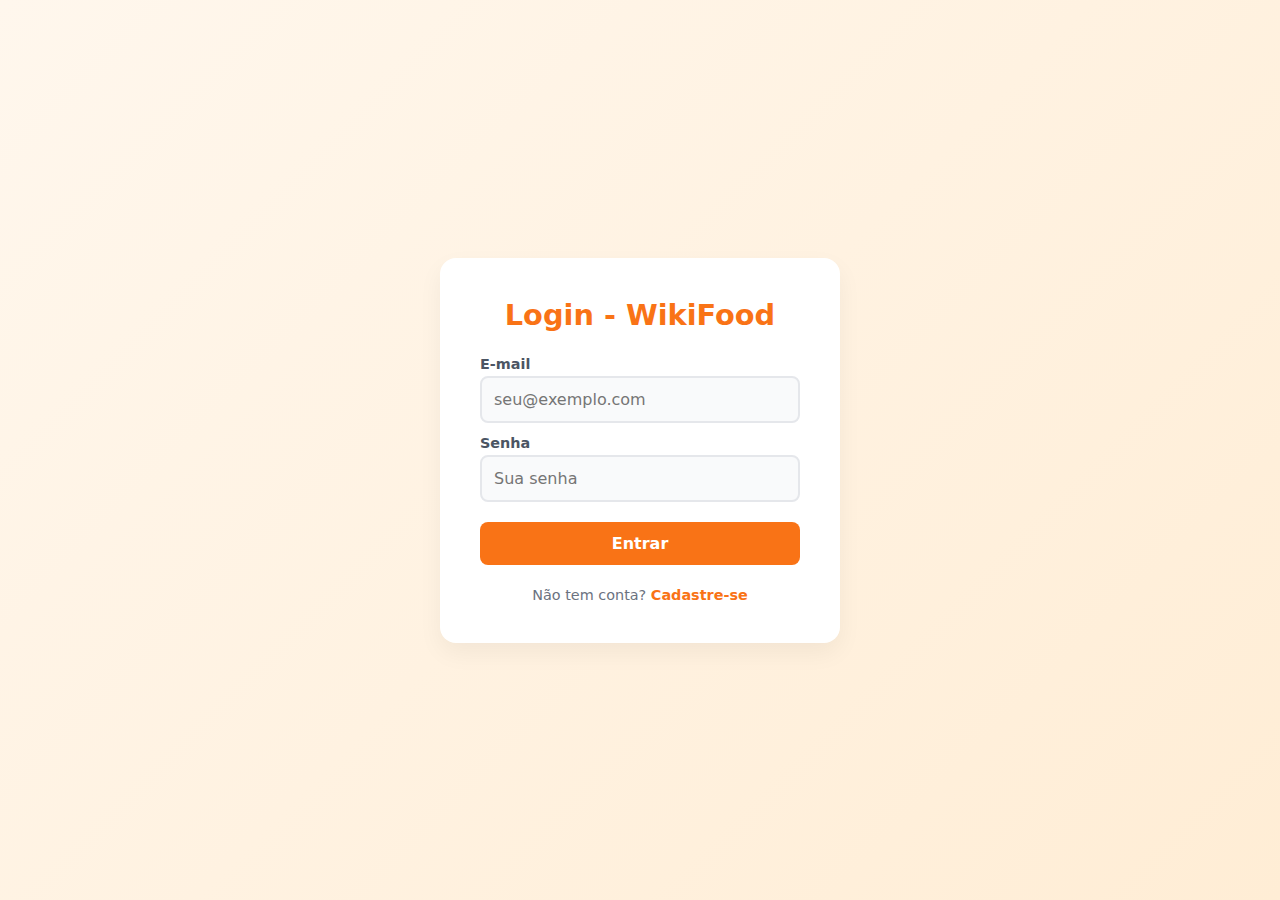
<file: wikireserva.html>
<!DOCTYPE html>
<html lang="pt-BR">
<head>
<meta charset="UTF-8">
<title>WikiFood - Usuário & Receitas</title>
<link rel="stylesheet" href="wikireserva.css">
</head>
<body>
<div class="card">
  <h2 id="form-title">Login - WikiFood</h2>

  <div id="login-form" class="form-section active">
    <label>E-mail</label>
    <input id="login-email" type="email" placeholder="seu@exemplo.com">
    <label>Senha</label>
    <input id="login-password" type="password" placeholder="Sua senha">
    <button id="btn-login">Entrar</button>
    <div class="toggle-form">
      Não tem conta? <a id="link-register">Cadastre-se</a>
    </div>
  </div>

  <div id="register-form" class="form-section">
    <label>Nome</label>
    <input id="register-name" type="text" placeholder="Seu nome completo">
    <label>E-mail</label>
    <input id="register-email" type="email" placeholder="seu@exemplo.com">
    <label>Senha</label>
    <input id="register-password" type="password" placeholder="Senha (mínimo 6 caracteres)">
    <button id="btn-register">Cadastrar</button>
    <div class="toggle-form">
      Já tem conta? <a id="link-login">Entrar</a>
    </div>
  </div>

 <div id="recipe-section" class="form-section">
  <label>Título da Receita</label>
  <input id="recipe-title" type="text" placeholder="Ex: Bolo de Cenoura">

  <label>História / Preparo</label>
  <textarea id="recipe-lore" rows="4" placeholder="Conte a história ou como fazer..."></textarea>

  <label>Ingredientes (separados por vírgula)</label>
  <textarea id="recipe-ingredients" rows="2" placeholder="Ex: Cenoura, farinha, ovos..."></textarea>

  <p style="font-size: 12px; color: #666; margin: 10px 0;">
      * Uma imagem ilustrativa padrão será adicionada automaticamente à sua receita.
  </p>

  <button id="btn-add-recipe">Cadastrar Receita</button>
  <button id="btn-skip" class="secondary">Pular e Ir para Página Inicial</button>
  <button id="btn-logout" class="logout">Sair</button>
</div>

  <div id="message" class="msg"></div>
</div>

<script src="wikireserva.js"></script>
</body>
</html>
</file>
<file: wikireserva.css>
/* css/cadastros.css */

:root {
  /* Paleta de Cores - WikiFood */
  --primary-color: #f97316; /* Laranja Vibrante */
  --primary-hover: #ea580c; /* Laranja Escuro */
  --bg-color: #fff7ed;      /* Fundo Creme Suave */
  --text-color: #1f2937;    /* Cinza Escuro (Leitura) */
  --gray-light: #e5e7eb;
  --danger-color: #ef4444;  /* Vermelho para erros/logout */
  --success-color: #22c55e; /* Verde para sucesso */
  --shadow: 0 4px 6px -1px rgba(0, 0, 0, 0.1), 0 2px 4px -1px rgba(0, 0, 0, 0.06);
}

* {
  box-sizing: border-box;
  margin: 0;
  padding: 0;
  font-family: 'Segoe UI', system-ui, sans-serif;
}

body {
  background-color: var(--bg-color);
  background-image: linear-gradient(135deg, #fff7ed 0%, #ffedd5 100%);
  display: flex;
  justify-content: center;
  align-items: center;
  min-height: 100vh;
  padding: 20px;
  color: var(--text-color);
}

/* O Cartão Central */
.card {
  background: white;
  padding: 2.5rem;
  border-radius: 16px;
  box-shadow: 0 10px 25px rgba(0,0,0,0.05);
  width: 100%;
  max-width: 400px;
  transition: transform 0.3s ease;
}

.card:hover {
  transform: translateY(-2px); /* Efeito sutil de elevação */
}

h2 {
  text-align: center;
  color: var(--primary-color);
  margin-bottom: 1.5rem;
  font-weight: 700;
  font-size: 1.8rem;
}

/* Seções do Formulário (Esconde/Mostra) */
.form-section {
  display: none; /* Escondido por padrão */
  flex-direction: column;
  gap: 12px;
  animation: fadeIn 0.4s ease-in-out;
}

.form-section.active {
  display: flex; /* Mostra quando tem a classe active */
}

/* Animação suave de entrada */
@keyframes fadeIn {
  from { opacity: 0; transform: translateY(10px); }
  to { opacity: 1; transform: translateY(0); }
}

/* Inputs e Textareas */
label {
  font-size: 0.9rem;
  font-weight: 600;
  margin-bottom: -8px;
  color: #4b5563;
}

input, textarea {
  width: 100%;
  padding: 12px;
  border: 2px solid var(--gray-light);
  border-radius: 8px;
  font-size: 1rem;
  transition: border-color 0.3s ease, box-shadow 0.3s ease;
  background-color: #f9fafb;
}

input:focus, textarea:focus {
  outline: none;
  border-color: var(--primary-color);
  background-color: white;
  box-shadow: 0 0 0 3px rgba(249, 115, 22, 0.1);
}

textarea {
  resize: vertical; /* Permite redimensionar só na vertical */
}

/* Botões */
button {
  padding: 12px;
  border: none;
  border-radius: 8px;
  font-size: 1rem;
  font-weight: 600;
  cursor: pointer;
  background-color: var(--primary-color);
  color: white;
  transition: background-color 0.2s, transform 0.1s;
  margin-top: 8px;
}

button:hover {
  background-color: var(--primary-hover);
}

button:active {
  transform: scale(0.98);
}

/* Botão Secundário (Pular) */
button.secondary {
  background-color: transparent;
  border: 1px solid var(--gray-light);
  color: #6b7280;
  font-weight: normal;
  font-size: 0.9rem;
}

button.secondary:hover {
  background-color: #f3f4f6;
  color: #374151;
  border-color: #d1d5db;
}

/* Botão de Logout */
button.logout {
  background-color: #fee2e2;
  color: var(--danger-color);
  margin-top: 10px;
}

button.logout:hover {
  background-color: #fecaca;
}

/* Link de alternar (Login/Cadastro) */
.toggle-form {
  text-align: center;
  font-size: 0.9rem;
  margin-top: 10px;
  color: #6b7280;
}

.toggle-form a {
  color: var(--primary-color);
  text-decoration: none;
  font-weight: 600;
  cursor: pointer;
}

.toggle-form a:hover {
  text-decoration: underline;
}

/* Mensagens de Feedback */
.msg {
  margin-top: 15px;
  padding: 10px;
  border-radius: 6px;
  font-size: 0.9rem;
  text-align: center;
  display: none; /* Escondido se vazio */
}

.msg.success {
  display: block;
  background-color: #dcfce7;
  color: #166534;
  border: 1px solid #bbf7d0;
}

.msg.error {
  display: block;
  background-color: #fee2e2;
  color: #991b1b;
  border: 1px solid #fecaca;
}
</file>
<file: empresas-listagem.css>
body {
    background-color: #F8F5E9; /* Tonalidade creme suave */
    min-height: 100vh;
    font-family: 'Segoe UI', Tahoma, Geneva, Verdana, sans-serif;
}

.header {
    background: rgba(255, 255, 255, 0.95);
    backdrop-filter: blur(10px);
    box-shadow: 0 4px 20px rgba(0,0,0,0.1);
    border-bottom: 1px solid rgba(255, 255, 255, 0.2);
    padding: 20px 0;
    margin-bottom: 30px;
}

.company-card {
    background: rgba(255, 255, 255, 0.95);
    backdrop-filter: blur(10px);
    border: 1px solid rgba(255, 255, 255, 0.2);
    border-radius: 20px;
    transition: all 0.3s ease;
    overflow: hidden;
    box-shadow: 0 8px 32px rgba(0, 0, 0, 0.15);
    margin-bottom: 20px;
    padding: 20px;
    cursor: pointer;
}

.company-card:hover {
    transform: translateY(-5px);
    box-shadow: 0 12px 40px rgba(0,0,0,0.3);
}

.company-logo {
    width: 80px;
    height: 80px;
    object-fit: cover;
    border-radius: 15px;
    margin-right: 15px;
}

.empty-state {
    text-align: center;
    padding: 50px;
    color: #6c757d;
    font-style: italic;
}

.filter-section {
    background: rgba(255, 255, 255, 0.95);
    padding: 25px;
    border-radius: 20px;
    margin-bottom: 25px;
    box-shadow: 0 10px 25px rgba(0,0,0,0.1);
}

.tipo-badge {
    display: inline-block;
    padding: 6px 14px;
    border-radius: 12px;
    font-size: 13px;
    font-weight: 700;
    color: white;
    background-color: #3b3a3a;
    transition: background-color 0.3s ease;
}

.tipo-badge:hover {
    background-color: #212121;
}
</file>
